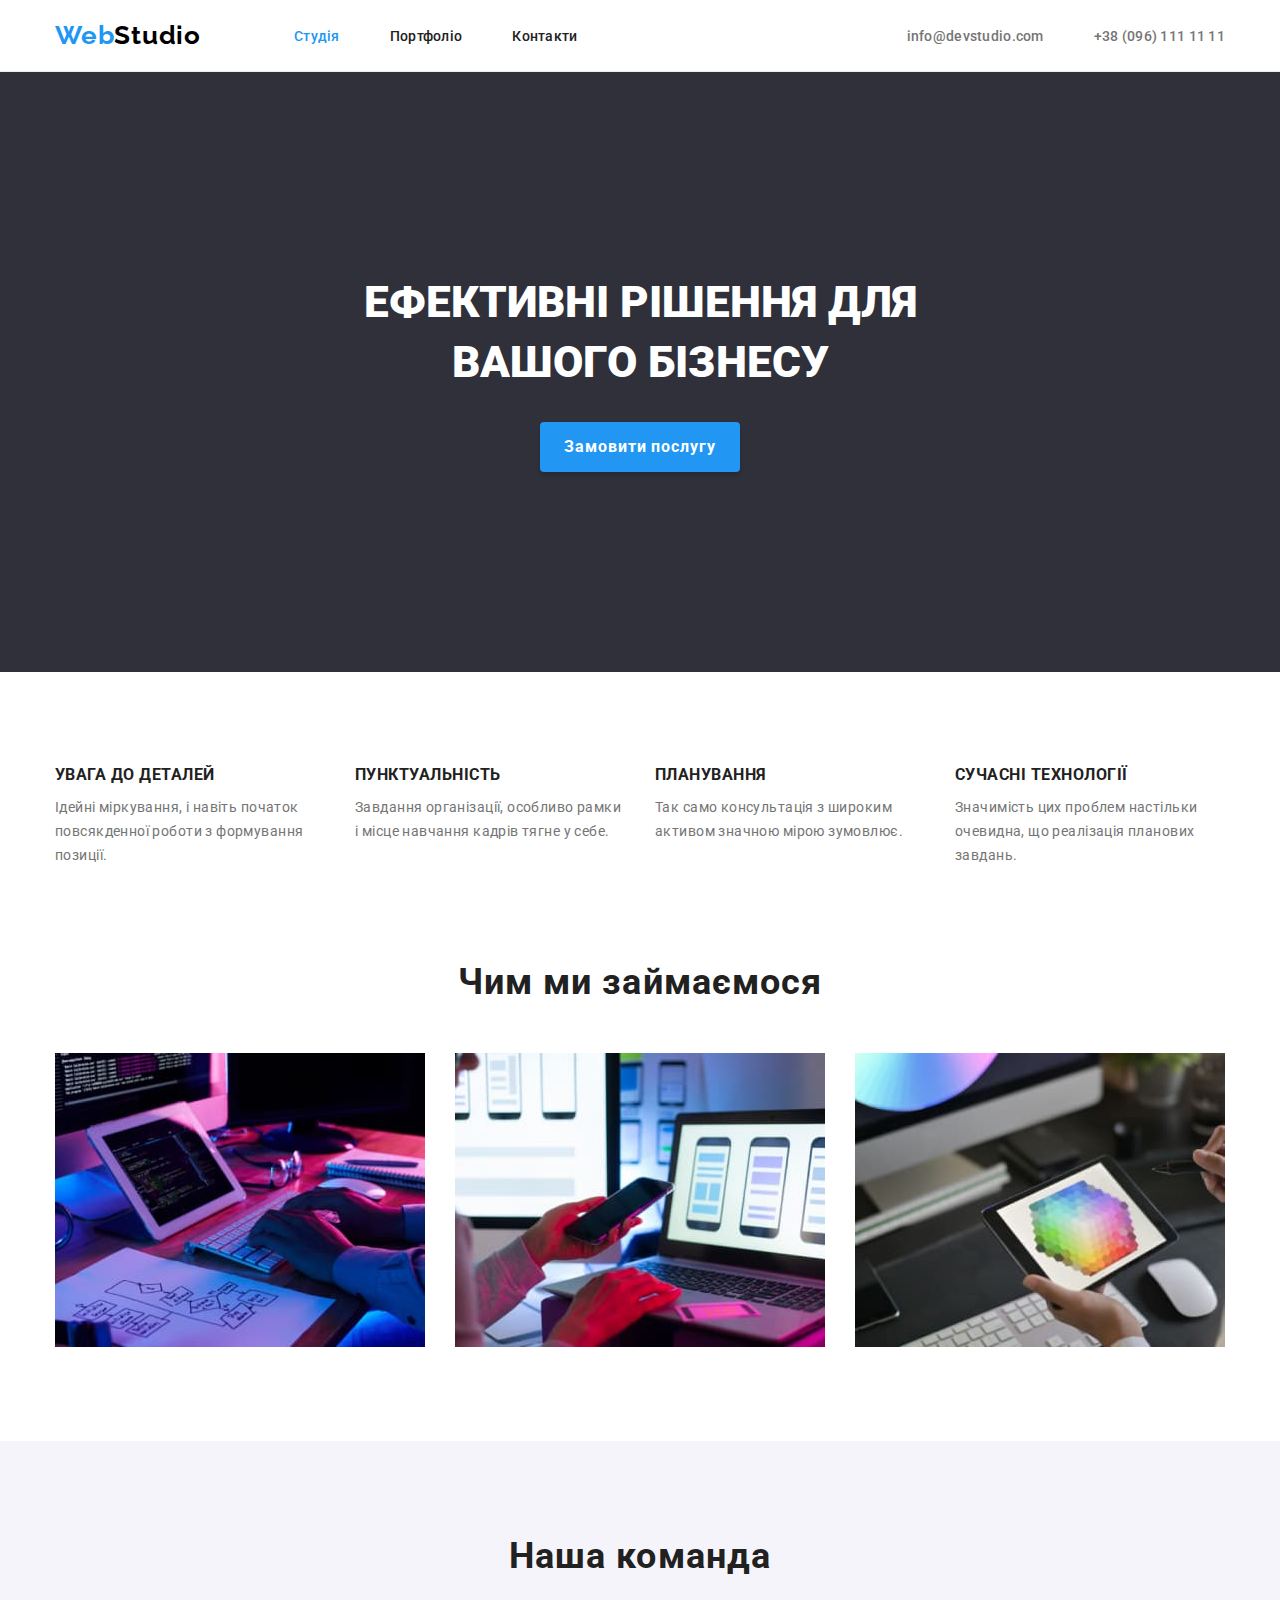
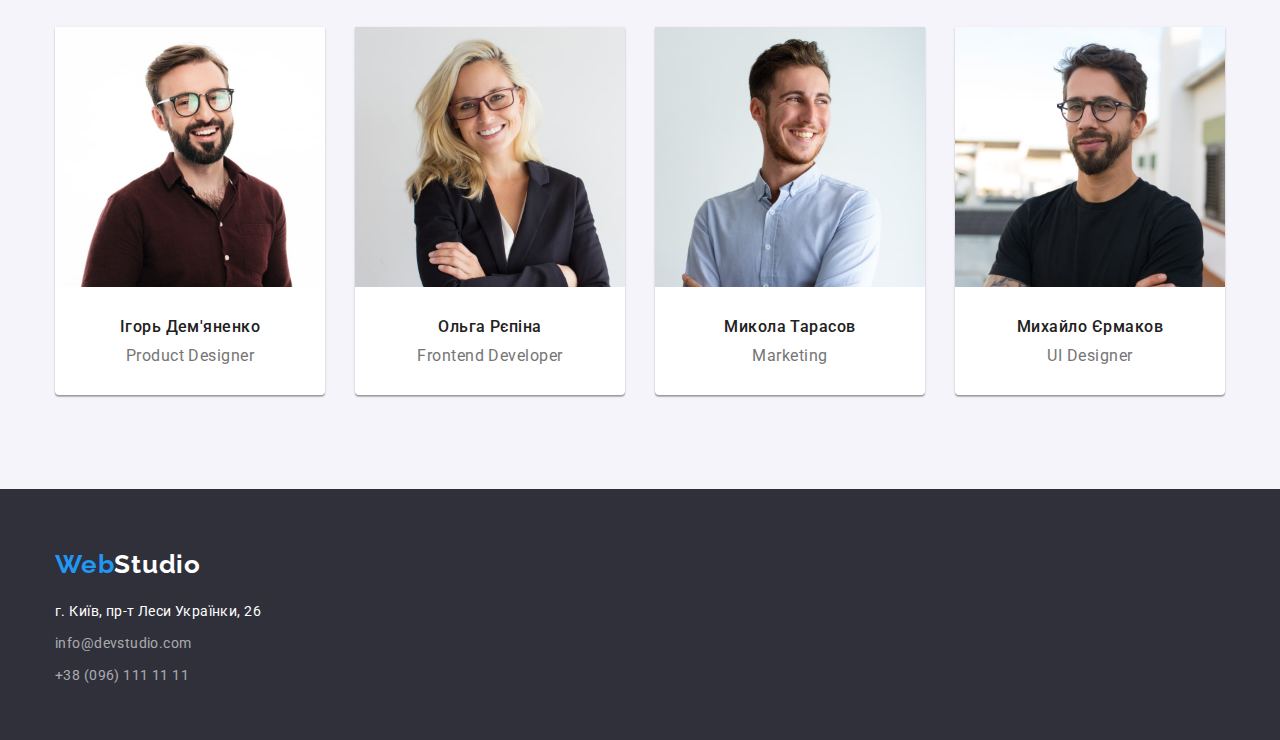
<file: index.html>
<!DOCTYPE html>
<html lang="uk">
  <head>
    <meta charset="UTF-8" />
    <meta http-equiv="X-UA-Compatible" content="IE=edge" />
    <meta name="viewport" content="width=device-width, initial-scale=1.0" />
    <title>WebStudio</title>
    <!-- Fonts -->
    <link rel="preconnect" href="https://fonts.googleapis.com" />
    <link rel="preconnect" href="https://fonts.gstatic.com" crossorigin />
    <link
      href="https://fonts.googleapis.com/css2?family=Raleway:wght@700&family=Roboto:wght@400;500;700;900&display=swap"
      rel="stylesheet" />
    <!-- modern-normalize -->
    <link rel="stylesheet" href="https://cdnjs.cloudflare.com/ajax/libs/modern-normalize/2.0.0/modern-normalize.css">
    <!-- Styles -->
    <link rel="stylesheet" href="./css/styles.css" />
  </head>
  <body>
    <!--header-->
    <header class="line">
      <div class="container main-flex"> 
      <nav>
        <a href="./index.html" class="link logo">Web<span class="logo-part">Studio</span> </a>
        <ul class="list sait-nav">
          <li class="item"><a href="./index.html" class="link nav-link current">Студія</a></li>
          <li class="item"><a href="./portfolio.html" class="link nav-link">Портфоліо</a></li>
          <li class="item"><a href="#" class="link nav-link">Контакти</a></li>
        </ul>
      </nav>
      <ul class="list auth-nav">
        <li class="item"><a href="mailto:info@devstudio.com" class="link mailto-tel">info@devstudio.com</a></li>
        <li class="item"><a href="tel:+380961111111" class="link mailto-tel">+38 (096) 111 11 11</a></li>
      </ul>
      </div>
    </header>

    <main>
      <!--hero-->
      <section class="hero">
        <div class="container">
          <h1 class="hero-titel">ЕФЕКТИВНІ РІШЕННЯ ДЛЯ ВАШОГО БІЗНЕСУ</h1>
          <button type="button" class="hero-btn">Замовити послугу</button>
        </div>
      </section>
      <!--section-->
      <section class="section">
        <div class="container">
        <h2 class="visually-hidden">НАШІ ПЕРЕВАГИ</h2>
        <ul class="list feature">
          <li class="item">
            <h3 class="slogan">УВАГА ДО ДЕТАЛЕЙ</h3>
            <p class="desc">
              Ідейні міркування, i навіть початок повсякденної роботи з формування позиції.
            </p>
          </li>
          <li class="item">
            <h3 class="slogan">ПУНКТУАЛЬНІСТЬ</h3>
            <p class="desc">
              Завдання організації, особливо рамки і місце навчання кадрів тягне у себе.
            </p>
          </li>
          <li class="item">
            <h3 class="slogan">ПЛАНУВАННЯ</h3>
            <p class="desc">Так само консультація з широким активом значною мірою зумовлює.</p>
          </li>
          <li class="item">
            <h3 class="slogan">СУЧАСНІ ТЕХНОЛОГІЇ</h3>
            <p class="desc">
              Значимість цих проблем настільки очевидна, що реалізація планових завдань.
            </p>
          </li>
        </ul>
        </div>
      </section>
      <!--section-->
      <section class="section">
        <div class="container">
        <h2 class="subtitle">Чим ми займаємося</h2>
        <ul class="list subtitle-list">
          <li class="item">
            <img
              src="./images/img(4).jpg"
              alt="Зображення робочего місця веб-розробника"
              width="370"
            />
          </li>
          <li class="item">
            <img
              src="./images/img(5).jpg"
              alt="Зображення робочого місця з розробкою мобільного інтерфейса"
              width="370"
            />
          </li>
          <li class="item">
            <img
              src="./images/img(6).jpg"
              alt="Зображення робочого місця з розробкою RGB-кольору"
              width="370"
            />
          </li>
        </ul>
        </div>
      </section>
      <!--section-->
      <section class="section-subtitle section">
        <div class="container">
        <h2 class="subtitle-titel">Наша команда</h2>
        <ul class="list titel-list">
          <li class="subtitle-img item">
            <img src="./images/img.jpg" alt="photo Ігорь Дем'яненко Product Designer" width="270" />
            <div class="author-preview">
              <h3 class="author">Ігорь Дем'яненко</h3>
              <p class="preview">Product Designer</p>
            </div>
          </li>

          <li class="subtitle-img item">
            <img src="./images/img(1).jpg" alt="photo Ольга Рєпіна Frontend Developer" width="270" />
            <div class="author-preview">
              <h3 class="author">Ольга Рєпіна</h3>
              <p class="preview">Frontend Developer</p>
            </div>
          </li>

          <li class="subtitle-img item">
            <img src="./images/img(2).jpg" alt="photo Микола Тарасов Marketing" width="270" />
            <div class="author-preview">
              <h3 class="author">Микола Тарасов</h3>
              <p class="preview">Marketing</p>
            </div>
          </li>

          <li class="subtitle-img item">
            <img src="./images/img(3).jpg" alt="photo Михайло Єрмаков UI Designer" width="270" />
            <div class="author-preview">
              <h3 class="author">Михайло Єрмаков</h3>
              <p class="preview">UI Designer</p>
            </div>
          </li>
        </ul>
        </div>
      </section>
    </main>
    <!--footer-->
    <footer class="footer">
      <div class="container">
      <a href="./index.html" class="link logo-link logo">Web<span class="logo-footer">Studio</span> </a>
      <address class="address">
        <ul class="list">
          <li class="conact">
            <a
              href="https://goo.gl/maps/CPtrU1FHBa2aNyZL9"
              target="_blank"
              rel="noopener noreferrer nofollow"
              class="link map-link"
            >
              г. Київ, пр-т Леси Українки, 26
            </a>
          </li>
          <li class="conact">
            <a href="mailto:info@devstudio.com" class="link footer-link">info@devstudio.com</a>
          </li>
          <li>
            <a href="tel:+380961111111" class="link footer-link">+38 (096) 111 11 11</a>
          </li>
        </ul>
      </address>
      </div>
    </footer>
  </body>
</html>
</file>
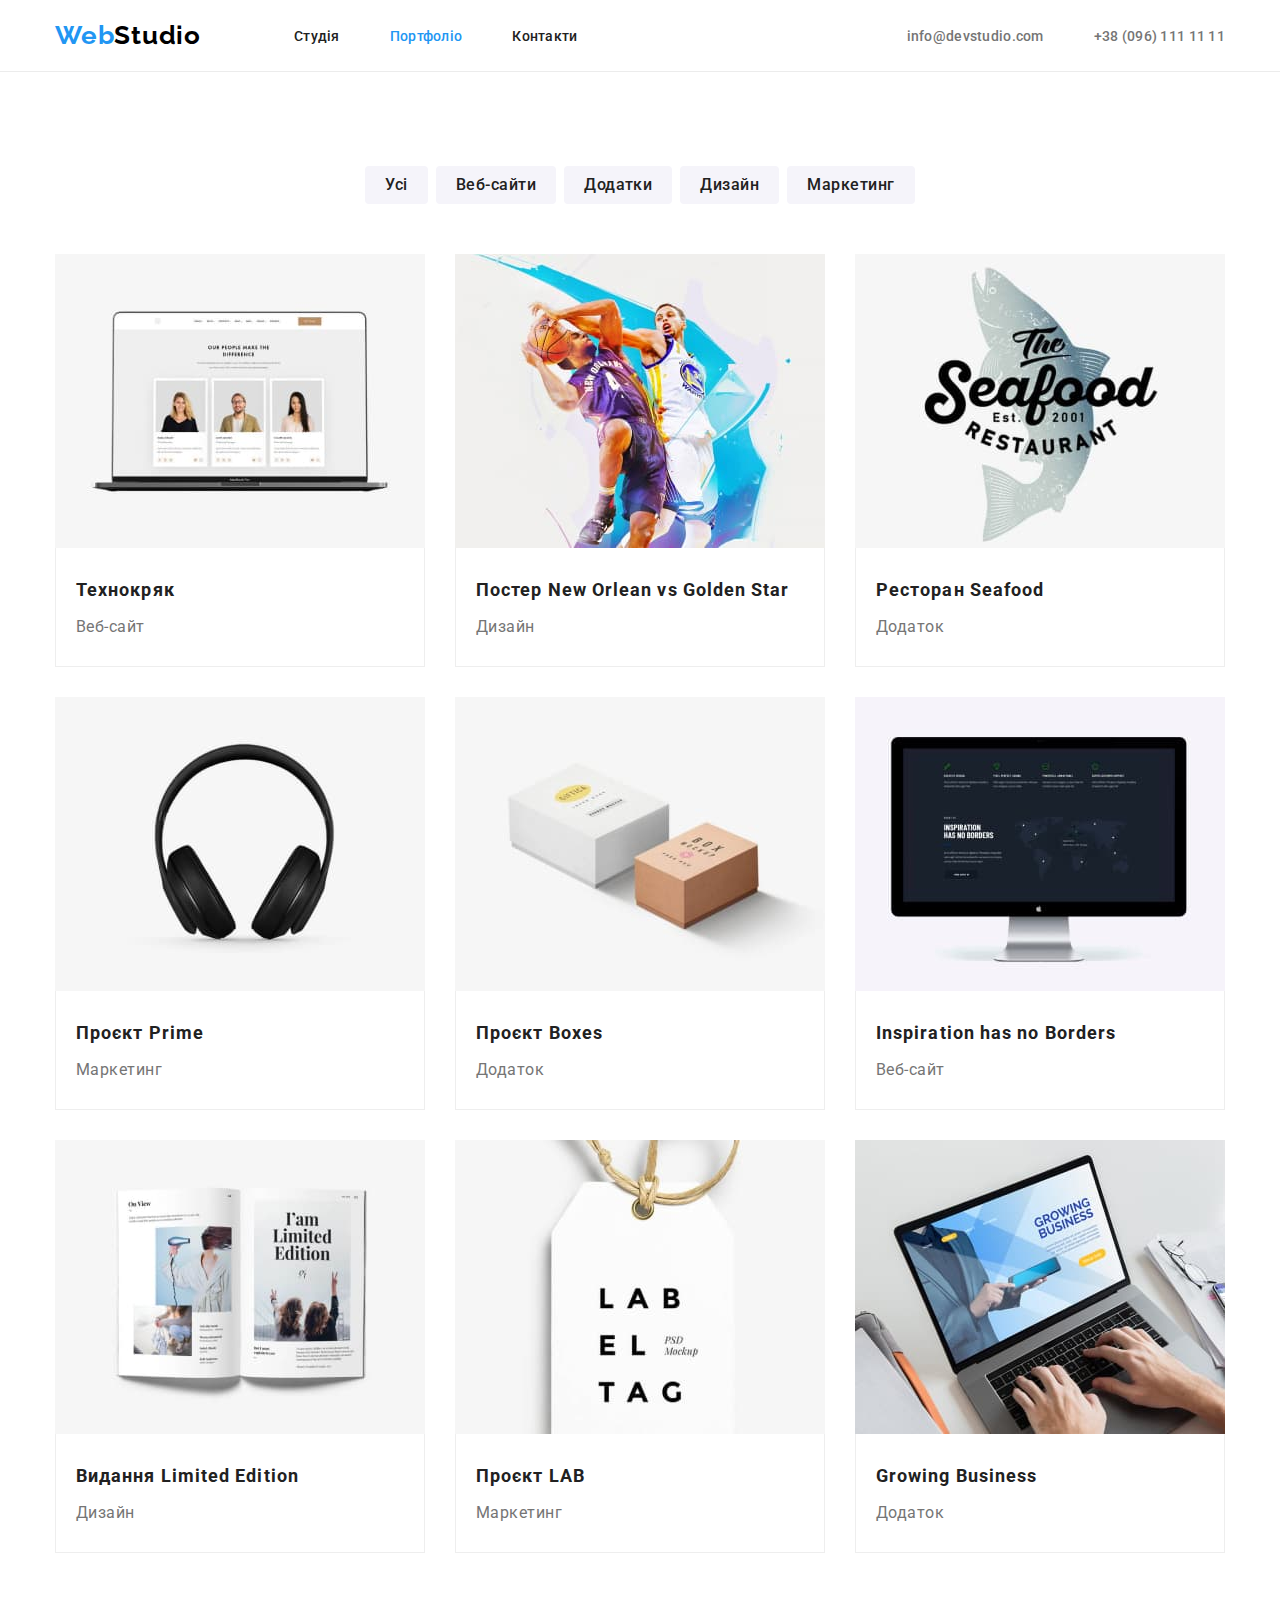
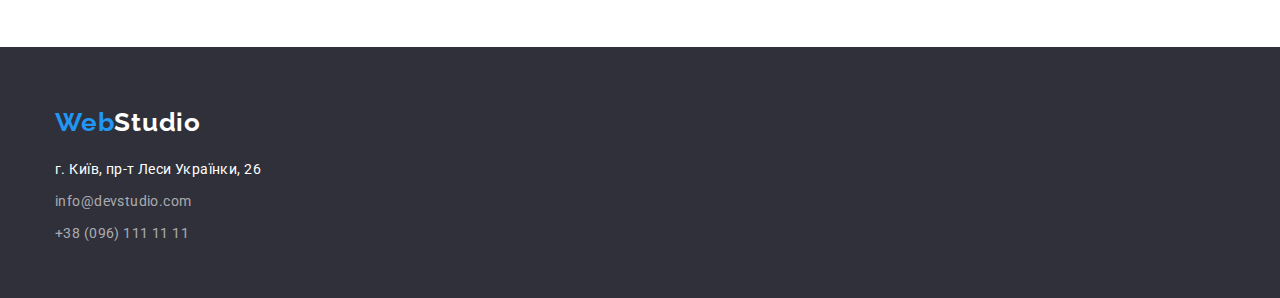
<file: portfolio.html>
<!DOCTYPE html>
<html lang="uk">
  <head>
    <meta charset="UTF-8" />
    <meta http-equiv="X-UA-Compatible" content="IE=edge" />
    <meta name="viewport" content="width=device-width, initial-scale=1.0" />
    <title>WebStudio</title>
    <!-- Fonts -->
    <link rel="preconnect" href="https://fonts.googleapis.com" />
    <link rel="preconnect" href="https://fonts.gstatic.com" crossorigin />
    <link
      href="https://fonts.googleapis.com/css2?family=Raleway:wght@700&family=Roboto:wght@400;500;700;900&display=swap"
      rel="stylesheet"
    />
    <!-- modern-normalize -->
    <link rel="stylesheet" href="https://cdnjs.cloudflare.com/ajax/libs/modern-normalize/2.0.0/modern-normalize.css">
    <!-- Styles -->
    <link rel="stylesheet" href="./css/styles.css" />
  </head>
  <body>
    <!--header-->
    <header class="line">
      <div class="container main-flex">
        <nav>
          <a href="./index.html" class="link logo">Web<span class="logo-part">Studio</span> </a>
          <ul class="list sait-nav">
            <li class="item"><a href="./index.html" class="link nav-link">Студія</a></li>
            <li class="item"><a href="./portfolio.html" class="link nav-link current">Портфоліо</a></li>
            <li class="item"><a href="#" class="link nav-link">Контакти</a></li>
         </ul>
        </nav>
          <ul class="list auth-nav">
            <li class="item"><a href="mailto:info@devstudio.com" class="link mailto-tel">info@devstudio.com</a></li>
            <li class="item"><a href="tel:+380961111111" class="link mailto-tel">+38 (096) 111 11 11</a></li>
          </ul>
      </div>
    </header>

    <main>
      <!--section filter-->
      <section class="section">
        <div class="container"> 
        <h1 hidden class="visually-hidden">Портфоліо</h1>
        <ul class="list filter-list">
          <li class="item"><button type="button" class="filter-btn">Усі</button></li>
          <li class="item"><button type="button" class="filter-btn">Веб-сайти</button></li>
          <li class="item"><button type="button" class="filter-btn">Додатки</button></li>
          <li class="item"><button type="button" class="filter-btn">Дизайн</button></li>
          <li class="item"><button type="button" class="filter-btn">Маркетинг</button></li>
        </ul>
        <!-- project -->
        <ul class="list project-list">
          <li class="meta-img">
            <a href="#" class="project">
              <img src="./images/img(7).jpg" alt="Фото MacBook Pro" width="370" />
              <div class="div">
                <h2 class="benefits">Технокряк</h2>
                <p class="meta">Веб-сайт</p>
              </div>
            </a>
          </li>

          <li class="meta-img">
            <a href="#" class="project">
              <img src="./images/img(8).jpg" alt="фото з баскетболістами" width="370" />
              <div class="div">
                <h2 class="benefits">Постер New Orlean vs Golden Star</h2>
                <p class="meta">Дизайн</p>
              </div>
            </a>
          </li>

          <li class="meta-img">
            <a href="#" class="project">
              <img src="./images/img(9).jpg" alt="фото з логотипом ресторану Seafood" width="370" />
              <div class="div">
                <h2 class="benefits">Ресторан Seafood</h2>
                <p class="meta">Додаток</p>
              </div>
            </a>
          </li>

          <li class="meta-img">
            <a href="#" class="project">
              <img src="./images/img(10).jpg" alt="фото навушнкив" width="370" />
              <div class="div">
                <h2 class="benefits">Проєкт Prime</h2>
                <p class="meta">Маркетинг</p>
              </div>
            </a>
          </li>
          <li class="meta-img">
            <a href="#" class="project">
              <img src="./images/img(11).jpg" alt="фото коробочек" width="370" />
              <div class="div">
                <h2 class="benefits">Проєкт Boxes</h2>
                <p class="meta">Додаток</p> 
              </div>
            </a>
          </li>
          <li class="meta-img">
            <a href="#" class="project">
              <img src="./images/img(12).jpg" alt="фото монітора" width="370" />
              <div class="div">
                <h2 class="benefits">Inspiration has no Borders</h2>
                <p class="meta">Веб-сайт</p>
              </div>
            </a>
          </li>
          <li class="meta-img">
            <a href="#" class="project">
              <img src="./images/img(13).jpg" alt="фото відкритой книги" width="370" />
              <div class="div">
                <h2 class="benefits">Видання Limited Edition</h2>
                <p class="meta">Дизайн</p>
              </div>
            </a>
          </li>
          <li class="meta-img">
            <a href="#" class="project">
              <img src="./images/img(14).jpg" alt="фото бірки" width="370" />
              <div class="div">
                <h2 class="benefits">Проєкт LAB</h2>
                <p class="meta">Маркетинг</p>
              </div>
            </a>
          </li>
          <li class="meta-img">
            <a href="#" class="project">
              <img src="./images/img(15).jpg" alt="фото відкритого ноутбука" width="370" />
              <div class="div">
                <h2 class="benefits">Growing Business</h2>
                <p class="meta">Додаток</p>
              </div>
            </a>
          </li>
        </ul>
        </div>
      </section>
    </main>
    <!--footer-->
    <footer class="footer">
      <div class="container">
      <a href="./index.html" class="link logo-link logo">Web<span class="logo-footer">Studio</span> </a>
        <address class="address">
          <ul class="list">
              <li class="conact">
                <a
                  href="https://goo.gl/maps/CPtrU1FHBa2aNyZL9"
                  target="_blank"
                  rel="noopener noreferrer nofollow"
                  class="link map-link">г. Київ, пр-т Леси Українки, 26</a>
              </li>
              <li class="conact">
                <a href="mailto:info@devstudio.com" class="link footer-link">info@devstudio.com</a>
              </li>
              <li>
                <a href="tel:+380961111111" class="link footer-link">+38 (096) 111 11 11</a>
              </li>
          </ul>
        </address>
      </div>
    </footer>
  </body>
</html>
</file>
<file: css/styles.css>
:root {
    /* text color */
    --praimary-tex-color: #757575;
    --secondary-text-color: #212121;
    --secondary-bc-color: #F5F4FA;
    --accent-color: #2196F3;
    --action-white-color: #FFFFFF;

    /* font-family */
    --praimary-font-family: 'Roboto', sans-serif;

}

html {
    box-sizing: border-box;
}

*,
*::before,
*::after {
    box-sizing: inherit;
}

body {
    background-color: var(--action-white-color);
    font-family: var(--praimary-font-family);
    color: var(--praimary-tex-color);
    font-size: 14px;
}

/* content */

.content,
.link {
    text-decoration: none;
}

.list {
    padding: 0;
    margin: 0;
    list-style: none;
}

img {
    display: block;
}

.container {
    width: 1200px;
    padding-left: 15px;
    padding-right: 15px;
    margin-left: auto;
    margin-right: auto;
    /* outline: 2px solid teal; */
}


/* Позиціонування */
.section {
    padding-top: 94px;
    padding-bottom: 94px;
}

.section:nth-child(3) {
    padding-top: 0;
}

/* header */
 
.logo {
    display: block;
    padding-top: 20px;
    padding-bottom: 20px;

    font-family: 'Raleway';
    font-weight: 700;
    font-size: 26px;
    line-height: 1.2;
    letter-spacing: 0.03em;
    
    color: var(--accent-color);
    text-decoration: none;
}

.logo-part {
    color: #000000
}

.nav-link {
    display: block;
    padding-top: 20px;
    padding-bottom: 20px;

    font-weight: 500;
    line-height: calc(16 / 14);
    letter-spacing: 0.02em;

    color: var(--secondary-text-color);
    text-decoration: none;
}

.nav-link:hover,
.nav-link:focus {
    color: var(--accent-color);
}

.mailto-tel {
    display: block;
    padding-top: 20px;
    padding-bottom: 20px;

    font-weight: 500;
    line-height: calc(16/14);
    letter-spacing: 0.02em;

    color: var(--praimary-tex-color);
    text-decoration: none;
}

.mailto-tel:hover,
.mailto-tel:focus {
    color: var(--accent-color);
}

.nav-link.current {
    color: var(--accent-color);
}

/* flex nav */

.sait-nav {
    display: flex;
    margin-left: 93px;

}

.auth-nav {
    display: flex;
    margin-left: auto;
}

.sait-nav .item +.item,
.auth-nav .item +.item {
    margin-left: 50px;
}

.main-flex, nav{
    display: flex;
    align-items: center;
}

.line {
    border-bottom: 1px solid #ECECEC;
}


/* hero */

.hero {
    background-color: #2F303A;
    text-align: center;
    padding-top: 200px;
    padding-bottom: 200px;
}



.hero-titel {
    width: 696px;

    margin-left: auto;
    margin-right: auto;
    
    margin-top: 0;
    margin-bottom: 30px;

    font-weight: 900;
    font-size: 44px;
    line-height: calc(60 / 44);

    color: var(--action-white-color);
}


.hero-btn {
    min-width: 200px;
    padding: 10px 20px;

    font-family: inherit;
    font-weight: 700;
    font-size: 16px;
    line-height: calc(30 / 16);
    letter-spacing: 0.06em;

    color: var(--action-white-color);
    background: var(--accent-color);
    box-shadow: 0px 4px 4px rgba(0, 0, 0, 0.15);
    border-radius: 4px;
    /* cursor: pointer; */
    border: none;
}

/* .hero-btn:hover, */
/* .header-btn:focus{ */
/* background-color: #FFFFFF; */
/* color: #757575; */
/* } */

/* visually-hidden */

.visually-hidden {
    position: absolute;
    white-space: nowrap;
    width: 1px;
    height: 1px;
    overflow: hidden;
    border: 0;
    padding: 0;
    clip: rect(0 0 0 0);
    clip-path: inset(50%);
    margin: -1px;
}


.slogan {
    margin-top: 0;
    margin-bottom: 10px;

    font-weight: 700;
    line-height: calc(16 / 14);
    letter-spacing: 0.03em;

    color: var(--secondary-text-color);

}

.desc {
    margin-top: 0;
    margin-bottom: 0;
    line-height: calc(24 / 14);
    letter-spacing: 0.03em;
}



/* flex visually-hidden */

.feature {
    display: flex;
    flex-wrap: wrap;
}

.feature .item {
    width: 270px;
    margin-right: 30px;
}

.feature .item:nth-child(4n) {
    margin-right: 0;
}



/* section subtitle*/

.subtitle {
    margin-top: 0;
    margin-bottom: 50px;

    font-weight: 700;
    font-size: 36px;
    line-height: calc(42 / 36);
    letter-spacing: 0.03em;

    color: var(--secondary-text-color);
    text-align: center;
}

 
/* flex  subtitle*/

.subtitle-list {
    display: flex;
    flex-wrap: wrap;
}

.subtitle-list .item {
    width: 370px;
    margin-right: 30px;
}

.subtitle-list .item:nth-child(3n) {
    margin-right: 0;
}



/* section-subtitle section */

.section-subtitle {
    background-color: var(--secondary-bc-color);
 }

.subtitle-titel {
    margin-top: 0;
    margin-bottom: 50px;

    font-weight: 700;
    font-size: 36px;
    line-height: calc(42 / 36);
    letter-spacing: 0.03em;

    color: var(--secondary-text-color);
    text-align: center;
}

.subtitle-img {
    display: flex;
    flex-direction: column;

    background-color: var(--action-white-color);
    box-shadow: 0px 1px 3px rgba(0, 0, 0, 0.12), 0px 1px 1px rgba(0, 0, 0, 0.14), 0px 2px 1px rgba(0, 0, 0, 0.2);
    border-radius: 0px 0px 4px 4px;
}

.author-preview {
    text-align: center;
    padding-top: 30px;
    padding-bottom: 30px;
    /* outline: 2px solid teal; */
}

.author {
    margin-top: 0;
    margin-bottom: 10px;
    
    font-weight: 500;
    font-size: 16px;
    line-height: calc(19 / 16);
    letter-spacing: 0.03em;

    color: var(--secondary-text-color);
}

.preview {
    margin-top: 0;
    margin-bottom: 0;
    font-size: 16px;
    line-height: calc(19 / 16);
    letter-spacing: 0.03em;
}



/* flex section-subtitle */

.titel-list {
    display: flex;
    flex-wrap: wrap;
}

.titel-list .item {
    width: 270px;
    margin-right: 30px;
}

.titel-list .item:nth-child(4n) {
    margin-right: 0;
}



/* filter */


.filter-btn {
    display: block;
    font-weight: 500;
    font-size: 16px;

    padding: 6px 20px;

    line-height: calc(26 / 16);
    letter-spacing: 0.03em;

    color: var(--secondary-text-color);
    background: var(--secondary-bc-color);
    
    border-radius: 4px;
    cursor: pointer;
    border: none
}

.filter-btn:hover,
.filter-btn:focus {
    background-color: var(--accent-color);
    color: var(--action-white-color);
}

.project {
    text-decoration: none;
}

.benefits {
    margin-top: 0;
    margin-bottom: 4px;

    font-weight: 700;
    font-size: 18px;
    line-height: calc(36 / 18);
    letter-spacing: 0.06em;

    color: var(--secondary-text-color);
}

.meta {
    margin-top: 0;
    margin-bottom: 0;
     
    font-size: 16px;
    line-height: calc(30 / 16);
    letter-spacing: 0.03em;
    
    color: var(--praimary-tex-color);
}

.meta-img {
    background: var(--action-white-color);
}

 /* flex filter  */

.filter-list {
    display: flex;
    justify-content: center;
    margin-bottom: 50px;
}

.filter-list .item+ .item {
    margin-left: 8px;

}

.project-list {
    display: flex;
    flex-wrap: wrap;
    margin: -15px;
}

.meta-img {
    display: flex;
    width: 370px;
    margin: 15px;
}


.div {
    justify-content: flex-start;

    padding: 24px 20px;
    border-right: 1px solid #EEEEEE;
    border-bottom: 1px solid #EEEEEE;
    border-left: 1px solid #EEEEEE;
    /* outline: 2px solid teal; */
}

/* footer */

.logo-link {
    padding-top: 0;
    padding-bottom: 0;
    margin-bottom: 19px;
}

.footer {
    padding-top: 60px;
    padding-bottom: 60px;
    background-color: #2F303A;
    height: 251px;
}


.address {
    font-style: normal;
}

.logo-footer {
    color: var(--action-white-color);
}

.map-link {

    line-height: calc(24/14);
    letter-spacing: 0.03em;
    color: var(--action-white-color);
    text-decoration: none;
}

.map-link:hover,
.map-link:focus {
    color: var(--accent-color)
}

.footer-link {
    line-height: calc(24/14);
    letter-spacing: 0.03em;
    color: rgba(255, 255, 255, 0.6);
    text-decoration: none;
}

.footer-link:hover,
.footer-link:focus {
    color: var(--accent-color)
}

 .conact {
    margin-bottom: 8px;
 }
</file>
